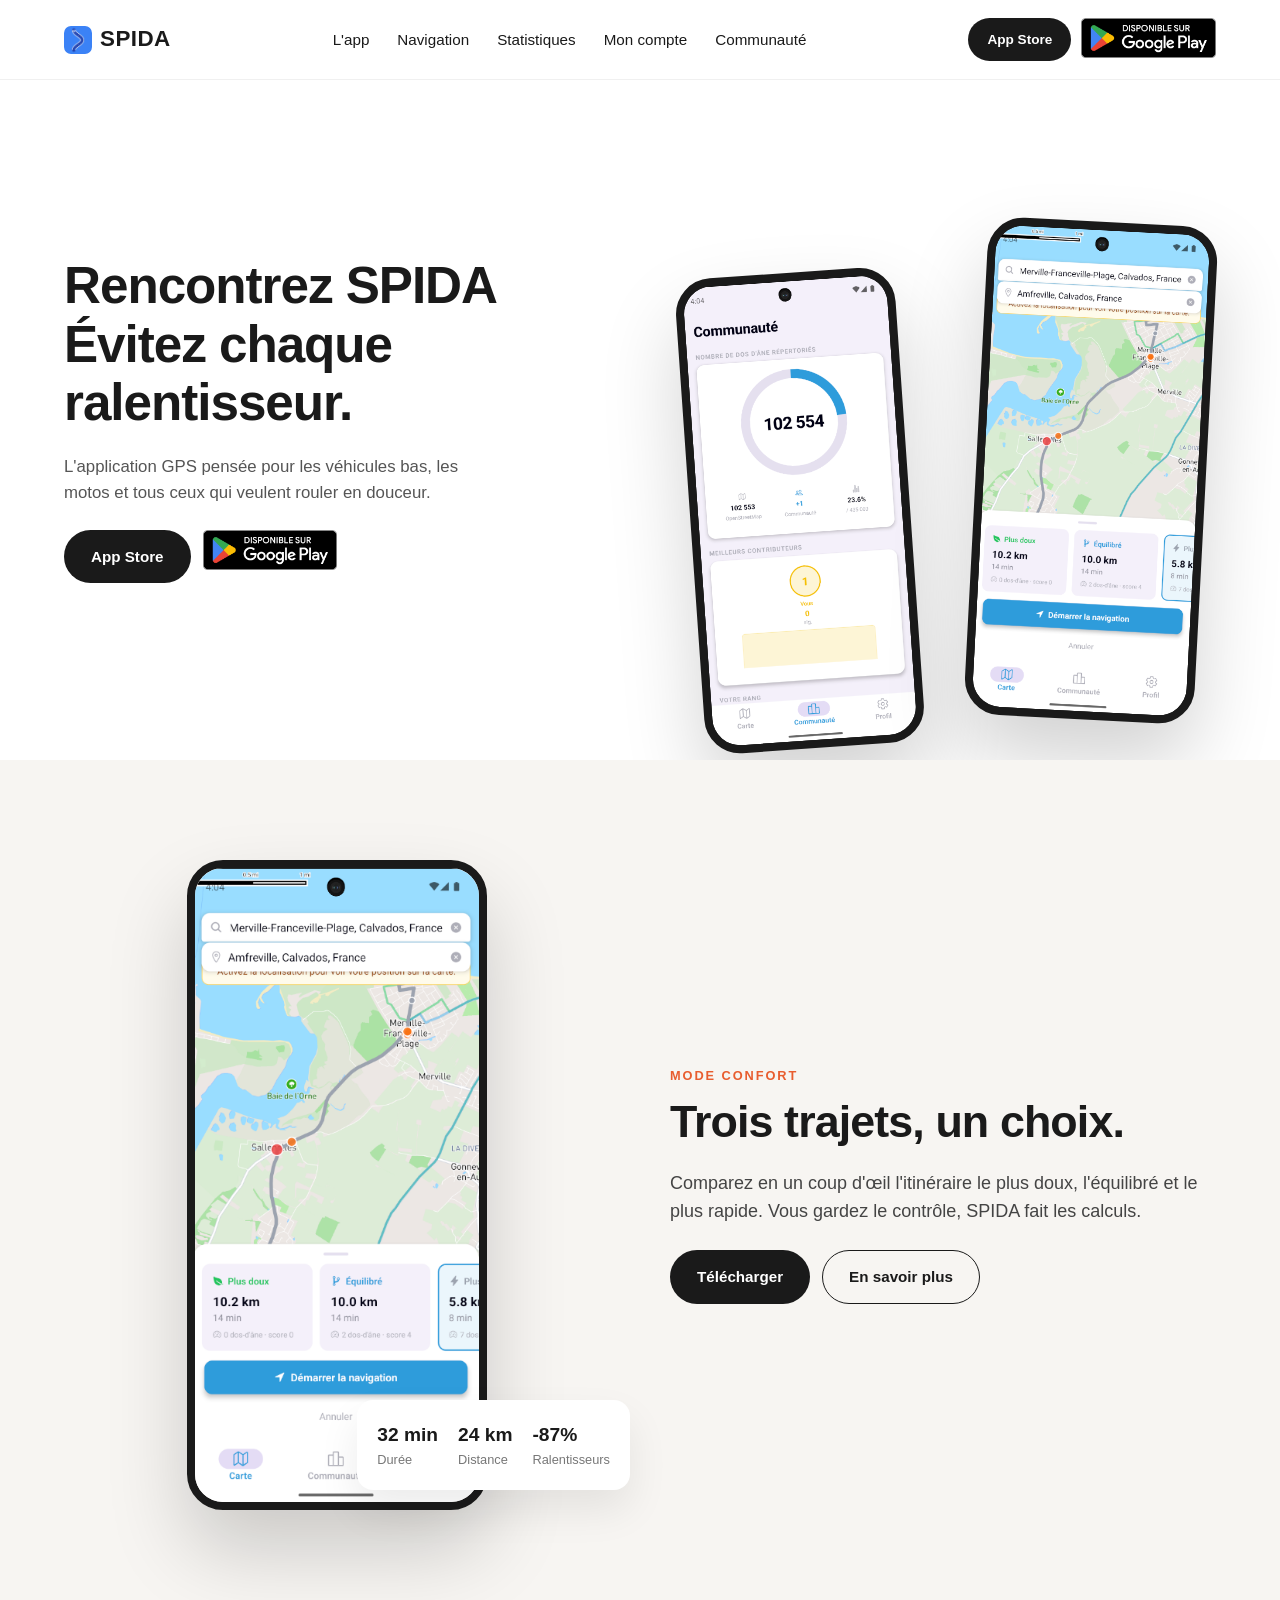
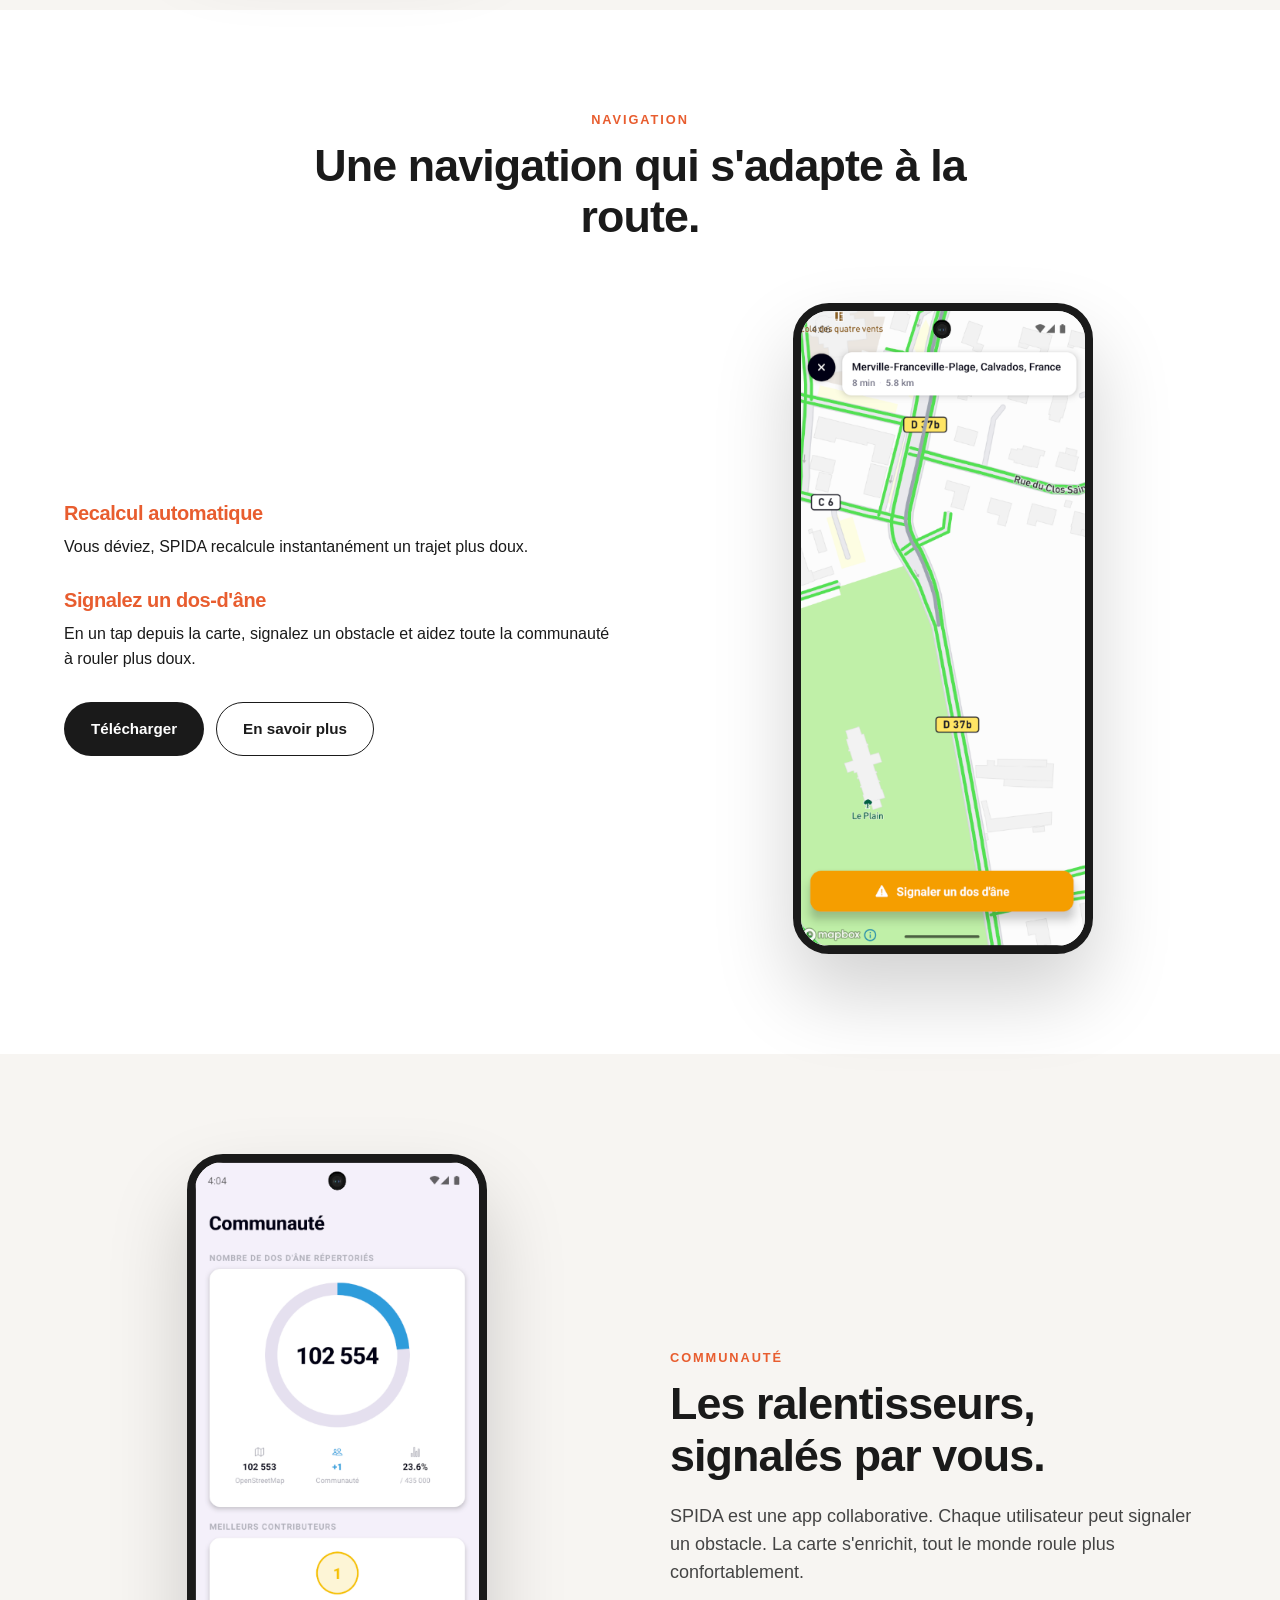
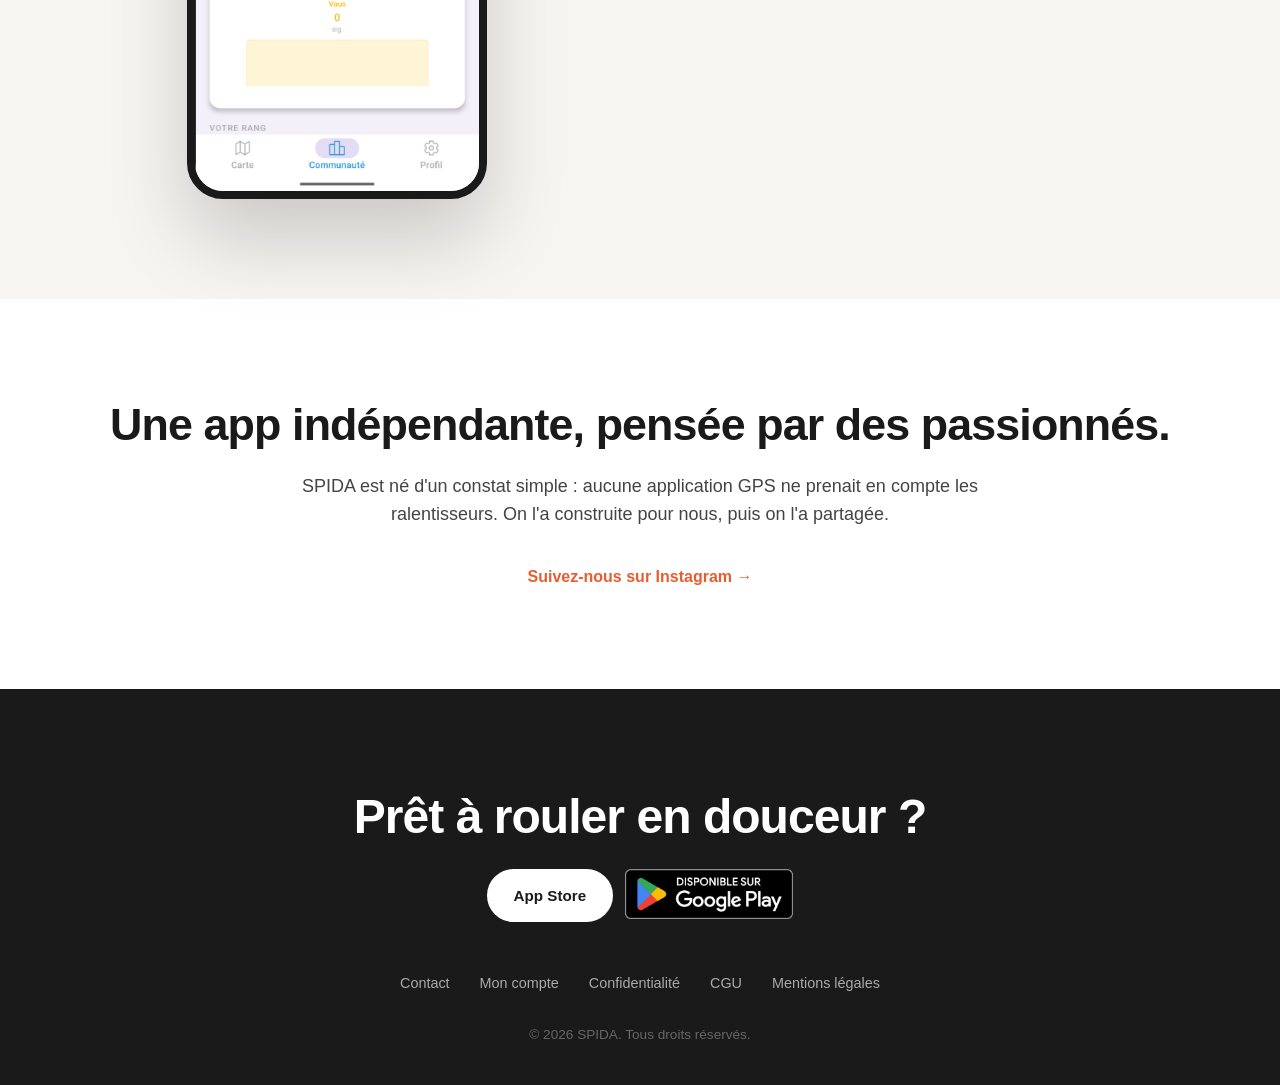
<file: index.html>
<!DOCTYPE html>
<html lang="fr">
<head>
  <meta charset="UTF-8" />
  <meta name="viewport" content="width=device-width, initial-scale=1.0" />
  <title>SPIDA — Évitez les ralentisseurs</title>
  <meta name="description" content="SPIDA, l'application GPS qui calcule des itinéraires évitant les ralentisseurs et dos-d'âne. Pensée pour les véhicules bas." />
  <link rel="stylesheet" href="styles.css" />
  <link rel="icon" type="image/png" href="favicon.png" />
  <link rel="apple-touch-icon" href="favicon.png" />
</head>
<body>

  <!-- 1. HEADER / NAV -->
  <header class="site-header">
    <div class="container nav-inner">
      <a href="#" class="logo"><img src="favicon.png" alt="" width="28" height="28" />SPIDA</a>
      <nav class="nav-links">
        <a href="#adventure">L'app</a>
        <a href="#routing">Navigation</a>
        <a href="#stats">Statistiques</a>
        <a href="connexion.html">Mon compte</a>
        <a href="#community">Communauté</a>
      </nav>
      <div class="nav-actions">
        <a href="#" class="btn btn-store btn-sm">App Store</a>
        <a href="#" class="badge-store"><img src="images/playstore-get.png" alt="Disponible sur Google Play" /></a>
      </div>
    </div>
  </header>

  <!-- 2. HERO -->
  <section class="hero">
    <div class="container hero-inner">
      <div class="hero-text">
        <!-- SOCIAL PROOF (masqué temporairement — décommenter quand les avis seront disponibles)
        <div class="social-proof">
          <div class="avatar-stack">
            <div class="avatar"></div>
            <div class="avatar"></div>
            <div class="avatar"></div>
          </div>
          <span>Approuvé par des milliers d'utilisateurs avec <strong>⭐ 4,8</strong></span>
        </div>
        -->
        <h1 class="hero-title">Rencontrez SPIDA<br/>Évitez chaque<br/>ralentisseur.</h1>
        <p class="hero-subtitle">L'application GPS pensée pour les véhicules bas, les motos et tous ceux qui veulent rouler en douceur.</p>
        <div class="cta-group">
          <a href="#" class="btn btn-store">App Store</a>
          <a href="#" class="badge-store"><img src="images/playstore-get.png" alt="Disponible sur Google Play" /></a>
        </div>
      </div>
      <div class="hero-phones">
        <div class="phone-mockup phone-back">
          <img class="phone-screen" src="images/screenshot-community.png" alt="Communauté SPIDA" />
        </div>
        <div class="phone-mockup phone-front">
          <img class="phone-screen" src="images/screenshot-routes.png" alt="Choix d'itinéraire SPIDA" />
        </div>
      </div>
    </div>
  </section>

  <!-- 3. ADVENTURE / PRODUCT (masqué temporairement — décommenter quand prêt)
  <section id="adventure" class="section adventure">
    <div class="container grid-2">
      <div class="col-text">
        <p class="eyebrow">La route, sans les bosses</p>
        <h2>Un itinéraire intelligent, adapté à votre véhicule.</h2>
        <p class="lead">SPIDA calcule plusieurs trajets en temps réel, en contournant les ralentisseurs signalés. Choisissez entre le plus doux, le plus équilibré ou le plus rapide.</p>
        <div class="cta-group">
          <a href="#" class="btn btn-primary">Télécharger</a>
          <a href="#" class="btn btn-ghost">En savoir plus</a>
        </div>
      </div>
      <div class="col-media">
        <div class="media-placeholder media-landscape" aria-label="Aperçu application"></div>
      </div>
    </div>
  </section>
  -->

  <!-- 4. LOOP / MODE -->
  <section class="section loop alt-bg">
    <div class="container grid-2 reverse">
      <div class="col-media">
        <img src="images/screenshot-routes.png" alt="Trois trajets SPIDA" class="screenshot-phone" />
        <div class="stats-card">
          <div class="stat"><span class="stat-value">32 min</span><span class="stat-label">Durée</span></div>
          <div class="stat"><span class="stat-value">24 km</span><span class="stat-label">Distance</span></div>
          <div class="stat"><span class="stat-value">-87%</span><span class="stat-label">Ralentisseurs</span></div>
        </div>
      </div>
      <div class="col-text">
        <p class="eyebrow">Mode Confort</p>
        <h2>Trois trajets, un choix.</h2>
        <p class="lead">Comparez en un coup d'œil l'itinéraire le plus doux, l'équilibré et le plus rapide. Vous gardez le contrôle, SPIDA fait les calculs.</p>
        <div class="cta-group">
          <a href="#" class="btn btn-primary">Télécharger</a>
          <a href="#" class="btn btn-ghost">En savoir plus</a>
        </div>
      </div>
    </div>
  </section>

  <!-- 5. ROUTING / NAVIGATION -->
  <section id="routing" class="section routing">
    <div class="container">
      <header class="section-head">
        <p class="eyebrow">Navigation</p>
        <h2>Une navigation qui s'adapte à la route.</h2>
      </header>
      <div class="grid-2">
        <div class="col-text">
          <div class="feature">
            <h3>Recalcul automatique</h3>
            <p>Vous déviez, SPIDA recalcule instantanément un trajet plus doux.</p>
          </div>
          <div class="feature">
            <h3>Signalez un dos-d'âne</h3>
            <p>En un tap depuis la carte, signalez un obstacle et aidez toute la communauté à rouler plus doux.</p>
          </div>
          <div class="cta-group">
            <a href="#" class="btn btn-primary">Télécharger</a>
            <a href="#" class="btn btn-ghost">En savoir plus</a>
          </div>
        </div>
        <div class="col-media">
          <img src="images/screenshot-navigation.png" alt="Signaler un dos-d'âne" class="screenshot-phone" />
        </div>
      </div>
    </div>
  </section>

  <!-- 6. STATS / DASHBOARD — masquée, fonctionnalité à venir -->
  <!--
  <section id="stats" class="section stats alt-bg">
    <div class="container">
      <header class="section-head">
        <p class="eyebrow">Données de trajet</p>
        <h2>Chaque trajet, mesuré.</h2>
        <p class="lead">Retrouvez après chaque parcours les chiffres qui comptent : distance, durée, dénivelé et nombre de ralentisseurs évités.</p>
      </header>
      <div class="dashboard">
        <div class="metric"><span class="metric-value">24 km</span><span class="metric-label">Distance</span></div>
        <div class="metric"><span class="metric-value">32 min</span><span class="metric-label">Durée</span></div>
        <div class="metric"><span class="metric-value">142 m</span><span class="metric-label">Dénivelé</span></div>
        <div class="metric"><span class="metric-value">18</span><span class="metric-label">Ralentisseurs évités</span></div>
      </div>
      <div class="grid-2">
        <div class="chart-placeholder" aria-label="Profil d'élévation"></div>
        <div class="chart-placeholder" aria-label="Types de routes"></div>
      </div>
    </div>
  </section>
  -->

  <!-- 7. COMMUNITY -->
  <section id="community" class="section community alt-bg">
    <div class="container grid-2">
      <div class="col-media">
        <img src="images/screenshot-community.png" alt="Écran communauté SPIDA — 102 554 dos-d'âne référencés" class="screenshot-phone" />
      </div>
      <div class="col-text">
        <p class="eyebrow">Communauté</p>
        <h2>Les ralentisseurs, signalés par vous.</h2>
        <p class="lead">SPIDA est une app collaborative. Chaque utilisateur peut signaler un obstacle. La carte s'enrichit, tout le monde roule plus confortablement.</p>
      </div>
    </div>
  </section>

  <!-- 8. TESTIMONIALS (masqué temporairement — décommenter quand les avis seront disponibles)
  <section class="section testimonials alt-bg">
    <div class="container">
      <header class="section-head">
        <p class="eyebrow">★ 4,8 / 5</p>
        <h2>Ils roulent déjà avec SPIDA.</h2>
      </header>
      <div class="grid-3">
        <blockquote>
          <p>« Fini les détours au hasard, je sais enfin par où passer avec ma voiture abaissée. »</p>
          <cite>— Thomas</cite>
        </blockquote>
        <blockquote>
          <p>« En scooter 125, ça change tout. Le trajet doux est vraiment plus confortable. »</p>
          <cite>— Léa</cite>
        </blockquote>
        <blockquote>
          <p>« Je l'utilise tous les jours pour aller bosser, je suis accro. »</p>
          <cite>— Karim</cite>
        </blockquote>
      </div>
      <p class="source">Avis publiés sur l'App Store et Google Play</p>
    </div>
  </section>
  -->

  <!-- 9. ABOUT -->
  <section class="section about">
    <div class="container">
      <h2>Une app indépendante, pensée par des passionnés.</h2>
      <p class="lead">SPIDA est né d'un constat simple : aucune application GPS ne prenait en compte les ralentisseurs. On l'a construite pour nous, puis on l'a partagée.</p>
      <a href="#" class="social-link">Suivez-nous sur Instagram →</a>
    </div>
  </section>

  <!-- 10. FOOTER -->
  <footer class="site-footer">
    <div class="container">
      <h2 class="footer-title">Prêt à rouler en douceur ?</h2>
      <div class="cta-group">
        <a href="#" class="btn btn-store">App Store</a>
        <a href="#" class="badge-store"><img src="images/playstore-get.png" alt="Disponible sur Google Play" /></a>
      </div>
      <nav class="footer-links">
        <a href="mailto:contact@spida.app">Contact</a>
        <a href="connexion.html">Mon compte</a>
        <a href="confidentialite.html">Confidentialité</a>
        <a href="cgu.html">CGU</a>
        <a href="mentions-legales.html">Mentions légales</a>
      </nav>
      <p class="copyright">© 2026 SPIDA. Tous droits réservés.</p>
    </div>
  </footer>

</body>
</html>
</file>
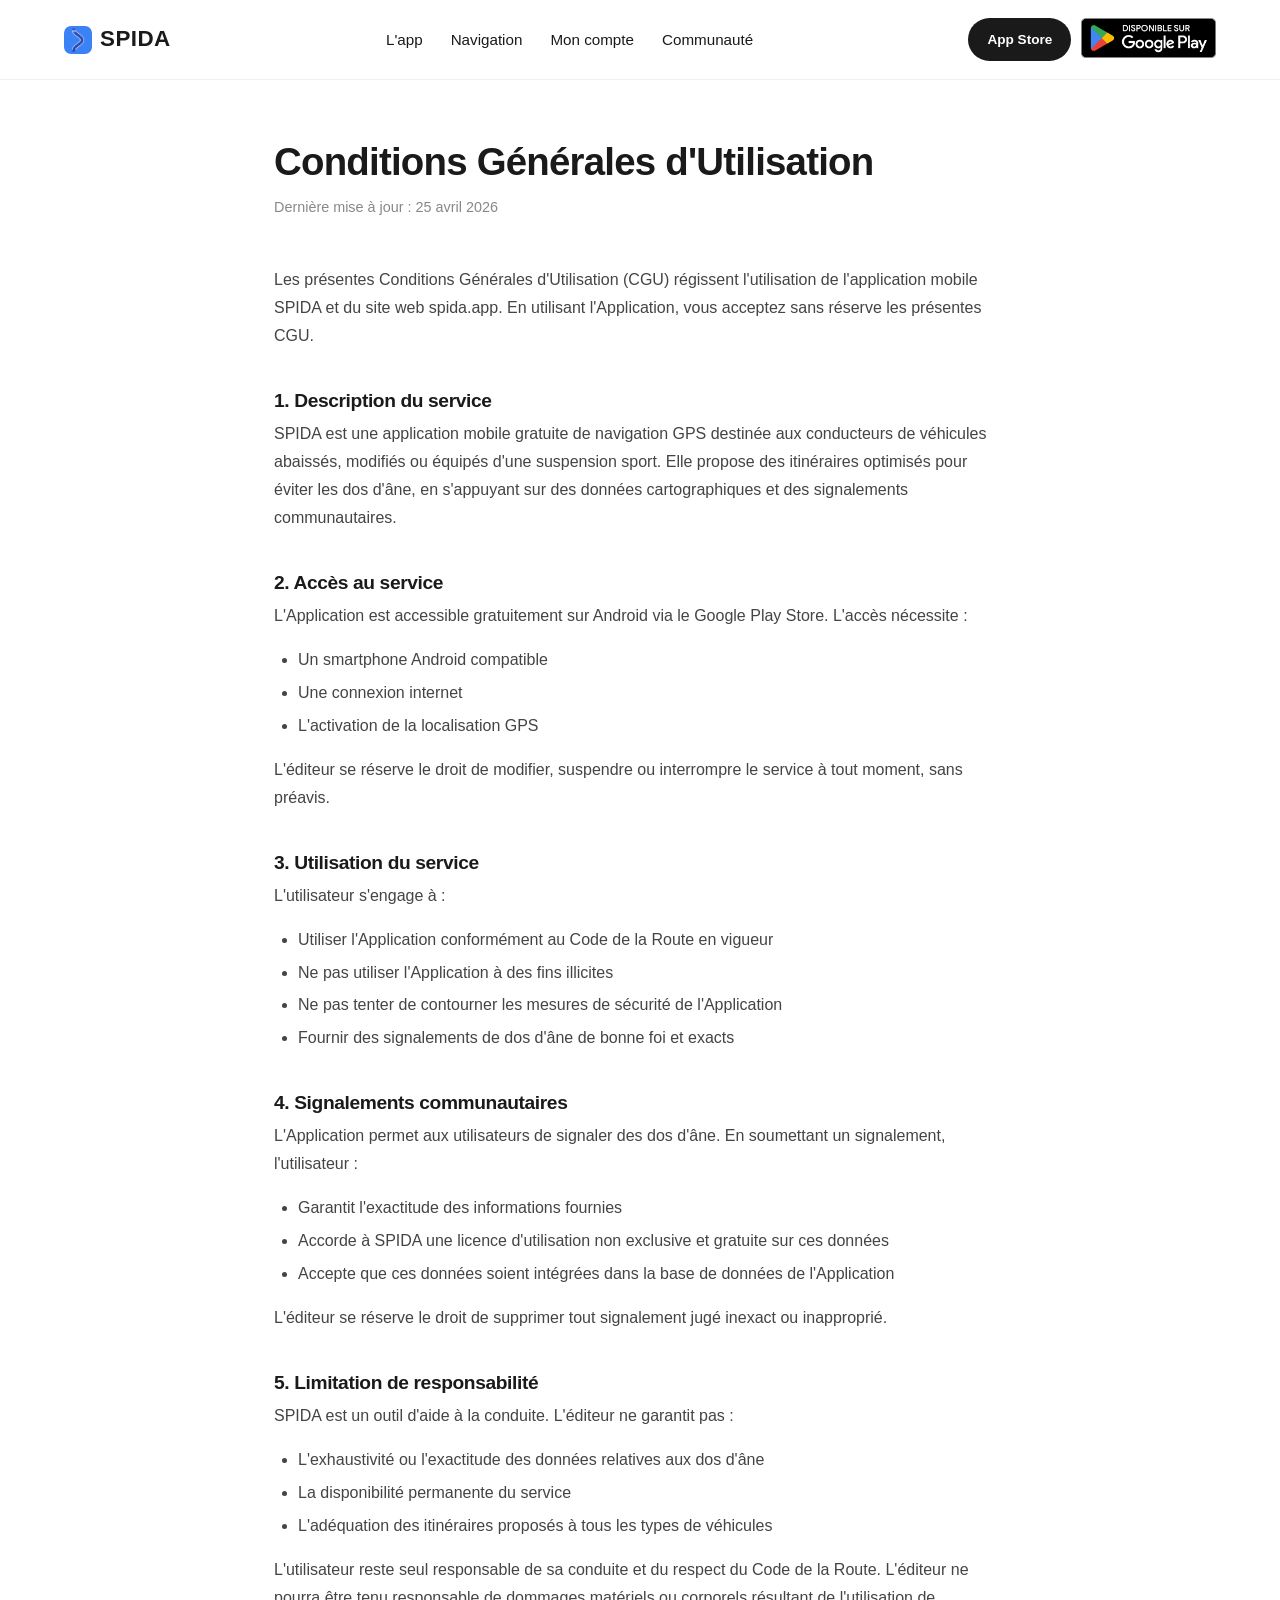
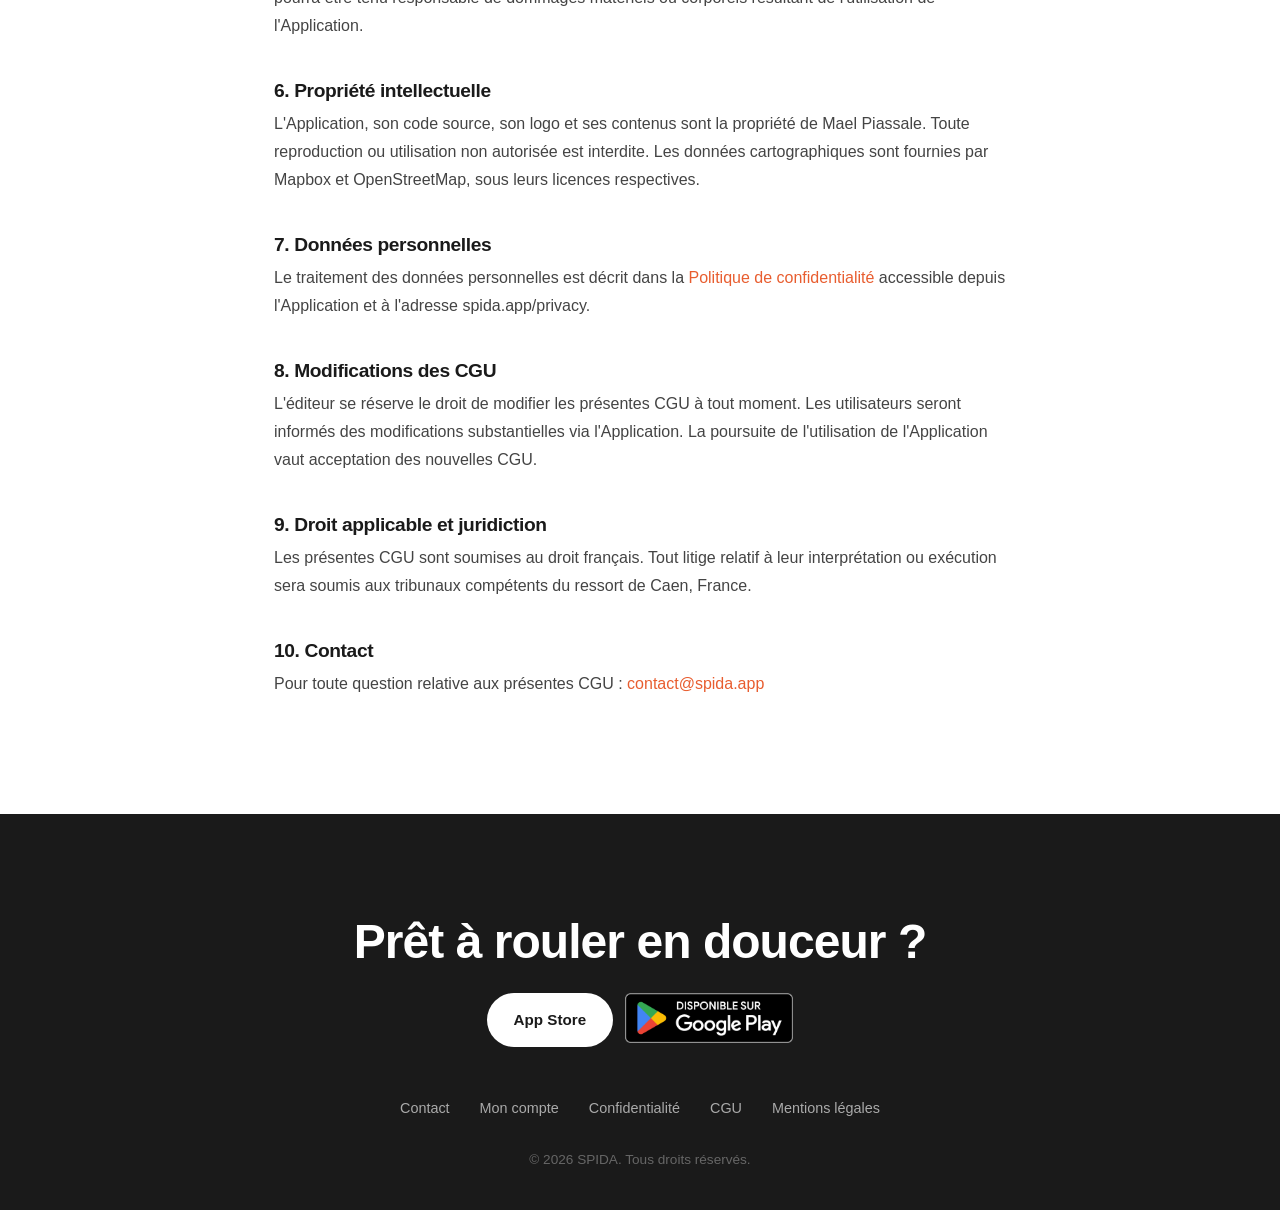
<file: cgu.html>
<!DOCTYPE html>
<html lang="fr">
<head>
  <meta charset="UTF-8" />
  <meta name="viewport" content="width=device-width, initial-scale=1.0" />
  <title>CGU — SPIDA</title>
  <link rel="stylesheet" href="styles.css" />
  <link rel="icon" type="image/png" href="favicon.png" />
  <link rel="apple-touch-icon" href="favicon.png" />
  <style>
    .legal-content { max-width: 780px; margin: 0 auto; padding: 60px 24px 100px; }
    .legal-content h1 { font-size: clamp(1.8rem, 3vw, 2.4rem); margin-bottom: .3em; }
    .legal-content .date { color: #888; font-size: .9rem; margin-bottom: 3rem; display: block; }
    .legal-content h2 { font-size: 1.2rem; margin-top: 2.5rem; margin-bottom: .5rem; color: #1a1a1a; }
    .legal-content p, .legal-content li { font-size: 1rem; color: #444; line-height: 1.75; }
    .legal-content ul { padding-left: 1.5rem; margin: .5rem 0 1rem; }
    .legal-content li { margin-bottom: .3rem; }
    .legal-content a { color: #e85d2f; }
  </style>
</head>
<body>

  <header class="site-header">
    <div class="container nav-inner">
      <a href="index.html" class="logo"><img src="favicon.png" alt="" width="28" height="28" />SPIDA</a>
      <nav class="nav-links">
        <a href="index.html#adventure">L'app</a>
        <a href="index.html#routing">Navigation</a>
        <a href="connexion.html">Mon compte</a>
        <a href="index.html#community">Communauté</a>
      </nav>
      <div class="nav-actions">
        <a href="#" class="btn btn-store btn-sm">App Store</a>
        <a href="#" class="badge-store"><img src="images/playstore-get.png" alt="Disponible sur Google Play" /></a>
      </div>
    </div>
  </header>

  <main class="legal-content">
    <h1>Conditions Générales d'Utilisation</h1>
    <span class="date">Dernière mise à jour : 25 avril 2026</span>

    <p>Les présentes Conditions Générales d'Utilisation (CGU) régissent l'utilisation de l'application mobile SPIDA et du site web spida.app. En utilisant l'Application, vous acceptez sans réserve les présentes CGU.</p>

    <h2>1. Description du service</h2>
    <p>SPIDA est une application mobile gratuite de navigation GPS destinée aux conducteurs de véhicules abaissés, modifiés ou équipés d'une suspension sport. Elle propose des itinéraires optimisés pour éviter les dos d'âne, en s'appuyant sur des données cartographiques et des signalements communautaires.</p>

    <h2>2. Accès au service</h2>
    <p>L'Application est accessible gratuitement sur Android via le Google Play Store. L'accès nécessite :</p>
    <ul>
      <li>Un smartphone Android compatible</li>
      <li>Une connexion internet</li>
      <li>L'activation de la localisation GPS</li>
    </ul>
    <p>L'éditeur se réserve le droit de modifier, suspendre ou interrompre le service à tout moment, sans préavis.</p>

    <h2>3. Utilisation du service</h2>
    <p>L'utilisateur s'engage à :</p>
    <ul>
      <li>Utiliser l'Application conformément au Code de la Route en vigueur</li>
      <li>Ne pas utiliser l'Application à des fins illicites</li>
      <li>Ne pas tenter de contourner les mesures de sécurité de l'Application</li>
      <li>Fournir des signalements de dos d'âne de bonne foi et exacts</li>
    </ul>

    <h2>4. Signalements communautaires</h2>
    <p>L'Application permet aux utilisateurs de signaler des dos d'âne. En soumettant un signalement, l'utilisateur :</p>
    <ul>
      <li>Garantit l'exactitude des informations fournies</li>
      <li>Accorde à SPIDA une licence d'utilisation non exclusive et gratuite sur ces données</li>
      <li>Accepte que ces données soient intégrées dans la base de données de l'Application</li>
    </ul>
    <p>L'éditeur se réserve le droit de supprimer tout signalement jugé inexact ou inapproprié.</p>

    <h2>5. Limitation de responsabilité</h2>
    <p>SPIDA est un outil d'aide à la conduite. L'éditeur ne garantit pas :</p>
    <ul>
      <li>L'exhaustivité ou l'exactitude des données relatives aux dos d'âne</li>
      <li>La disponibilité permanente du service</li>
      <li>L'adéquation des itinéraires proposés à tous les types de véhicules</li>
    </ul>
    <p>L'utilisateur reste seul responsable de sa conduite et du respect du Code de la Route. L'éditeur ne pourra être tenu responsable de dommages matériels ou corporels résultant de l'utilisation de l'Application.</p>

    <h2>6. Propriété intellectuelle</h2>
    <p>L'Application, son code source, son logo et ses contenus sont la propriété de Mael Piassale. Toute reproduction ou utilisation non autorisée est interdite. Les données cartographiques sont fournies par Mapbox et OpenStreetMap, sous leurs licences respectives.</p>

    <h2>7. Données personnelles</h2>
    <p>Le traitement des données personnelles est décrit dans la <a href="confidentialite.html">Politique de confidentialité</a> accessible depuis l'Application et à l'adresse spida.app/privacy.</p>

    <h2>8. Modifications des CGU</h2>
    <p>L'éditeur se réserve le droit de modifier les présentes CGU à tout moment. Les utilisateurs seront informés des modifications substantielles via l'Application. La poursuite de l'utilisation de l'Application vaut acceptation des nouvelles CGU.</p>

    <h2>9. Droit applicable et juridiction</h2>
    <p>Les présentes CGU sont soumises au droit français. Tout litige relatif à leur interprétation ou exécution sera soumis aux tribunaux compétents du ressort de Caen, France.</p>

    <h2>10. Contact</h2>
    <p>Pour toute question relative aux présentes CGU : <a href="mailto:contact@spida.app">contact@spida.app</a></p>
  </main>

  <footer class="site-footer">
    <div class="container">
      <h2 class="footer-title">Prêt à rouler en douceur ?</h2>
      <div class="cta-group">
        <a href="#" class="btn btn-store">App Store</a>
        <a href="#" class="badge-store"><img src="images/playstore-get.png" alt="Disponible sur Google Play" /></a>
      </div>
      <nav class="footer-links">
        <a href="mailto:contact@spida.app">Contact</a>
        <a href="connexion.html">Mon compte</a>
        <a href="confidentialite.html">Confidentialité</a>
        <a href="cgu.html">CGU</a>
        <a href="mentions-legales.html">Mentions légales</a>
      </nav>
      <p class="copyright">© 2026 SPIDA. Tous droits réservés.</p>
    </div>
  </footer>

</body>
</html>
</file>
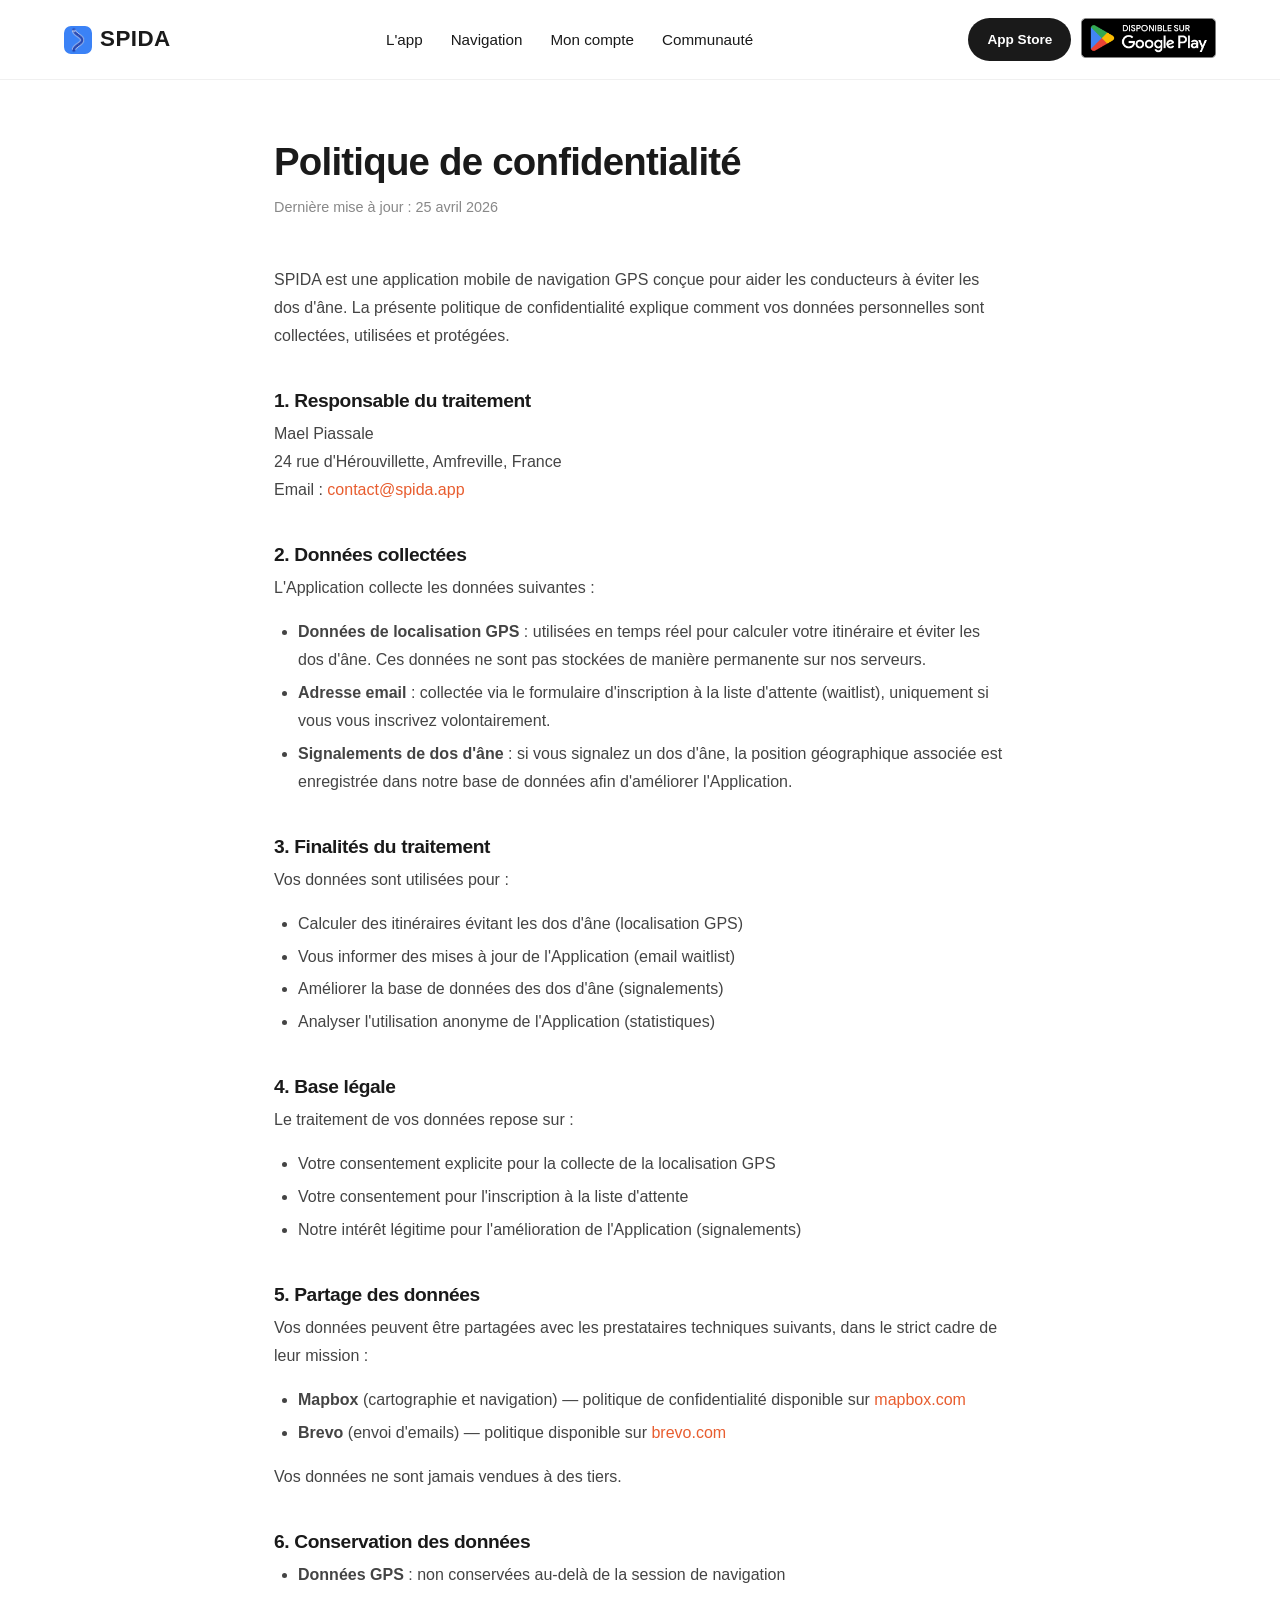
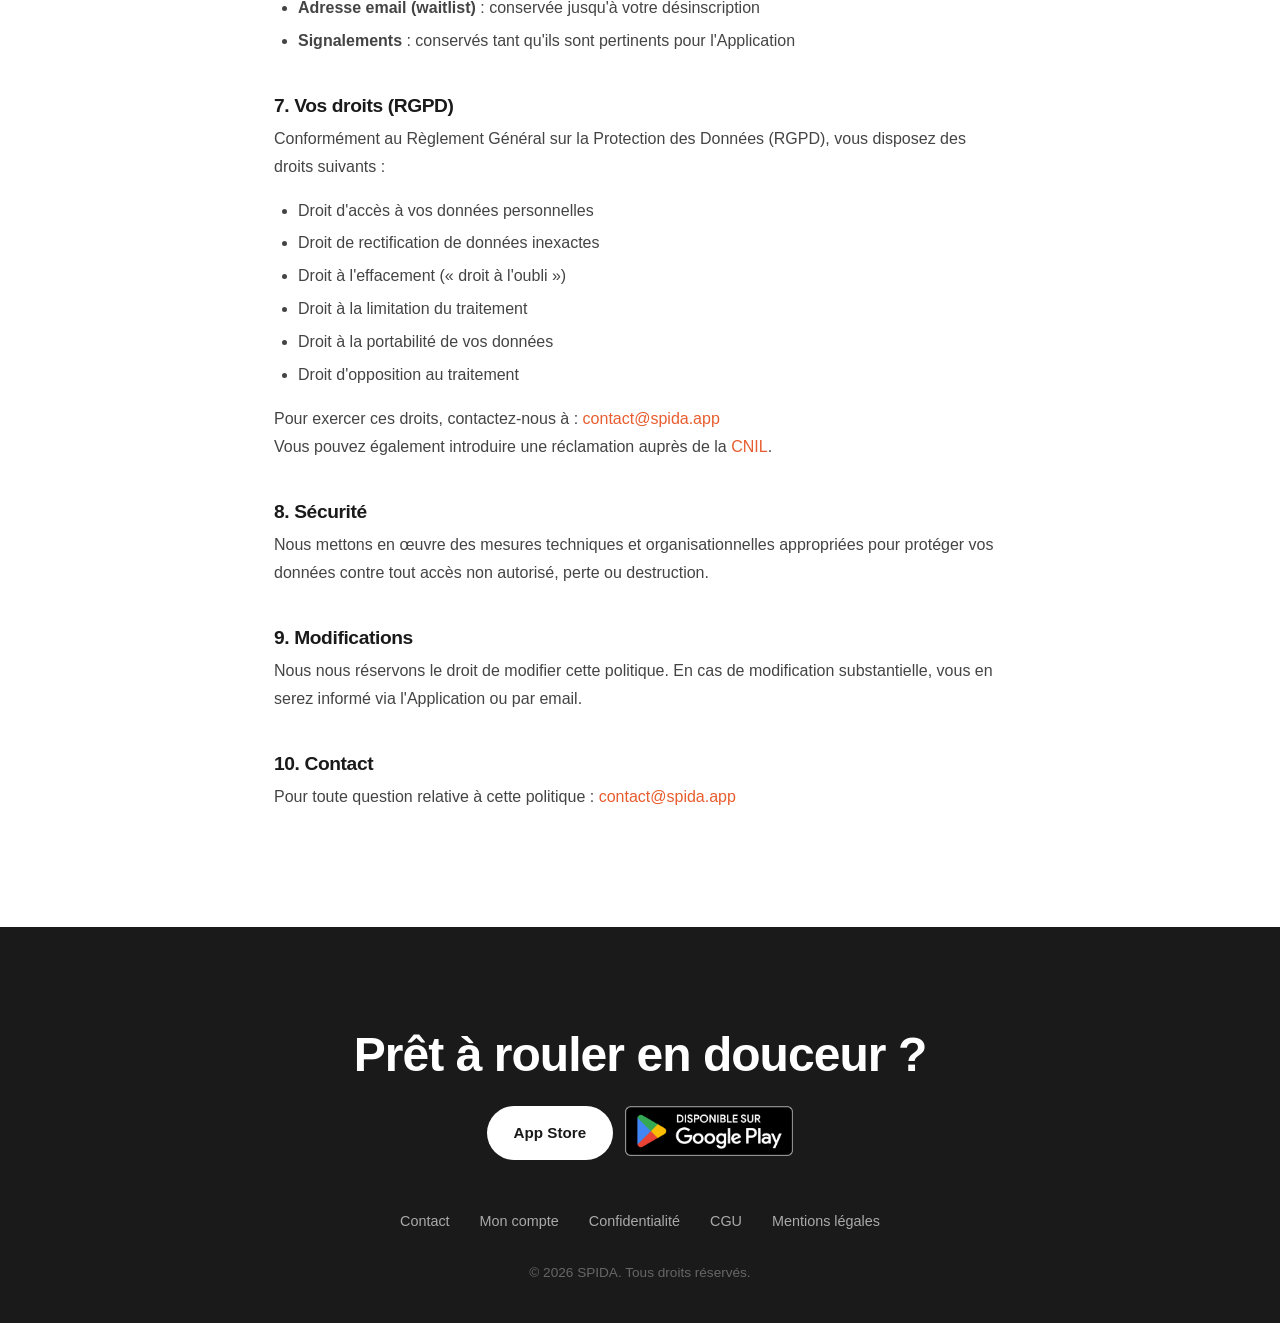
<file: confidentialite.html>
<!DOCTYPE html>
<html lang="fr">
<head>
  <meta charset="UTF-8" />
  <meta name="viewport" content="width=device-width, initial-scale=1.0" />
  <title>Politique de confidentialité — SPIDA</title>
  <link rel="stylesheet" href="styles.css" />
  <link rel="icon" type="image/png" href="favicon.png" />
  <link rel="apple-touch-icon" href="favicon.png" />
  <style>
    .legal-content { max-width: 780px; margin: 0 auto; padding: 60px 24px 100px; }
    .legal-content h1 { font-size: clamp(1.8rem, 3vw, 2.4rem); margin-bottom: .3em; }
    .legal-content .date { color: #888; font-size: .9rem; margin-bottom: 3rem; display: block; }
    .legal-content h2 { font-size: 1.2rem; margin-top: 2.5rem; margin-bottom: .5rem; color: #1a1a1a; }
    .legal-content p, .legal-content li { font-size: 1rem; color: #444; line-height: 1.75; }
    .legal-content ul { padding-left: 1.5rem; margin: .5rem 0 1rem; }
    .legal-content li { margin-bottom: .3rem; }
    .legal-content a { color: #e85d2f; }
  </style>
</head>
<body>

  <header class="site-header">
    <div class="container nav-inner">
      <a href="index.html" class="logo"><img src="favicon.png" alt="" width="28" height="28" />SPIDA</a>
      <nav class="nav-links">
        <a href="index.html#adventure">L'app</a>
        <a href="index.html#routing">Navigation</a>
        <a href="connexion.html">Mon compte</a>
        <a href="index.html#community">Communauté</a>
      </nav>
      <div class="nav-actions">
        <a href="#" class="btn btn-store btn-sm">App Store</a>
        <a href="#" class="badge-store"><img src="images/playstore-get.png" alt="Disponible sur Google Play" /></a>
      </div>
    </div>
  </header>

  <main class="legal-content">
    <h1>Politique de confidentialité</h1>
    <span class="date">Dernière mise à jour : 25 avril 2026</span>

    <p>SPIDA est une application mobile de navigation GPS conçue pour aider les conducteurs à éviter les dos d'âne. La présente politique de confidentialité explique comment vos données personnelles sont collectées, utilisées et protégées.</p>

    <h2>1. Responsable du traitement</h2>
    <p>Mael Piassale<br/>
    24 rue d'Hérouvillette, Amfreville, France<br/>
    Email : <a href="mailto:contact@spida.app">contact@spida.app</a></p>

    <h2>2. Données collectées</h2>
    <p>L'Application collecte les données suivantes :</p>
    <ul>
      <li><strong>Données de localisation GPS</strong> : utilisées en temps réel pour calculer votre itinéraire et éviter les dos d'âne. Ces données ne sont pas stockées de manière permanente sur nos serveurs.</li>
      <li><strong>Adresse email</strong> : collectée via le formulaire d'inscription à la liste d'attente (waitlist), uniquement si vous vous inscrivez volontairement.</li>
      <li><strong>Signalements de dos d'âne</strong> : si vous signalez un dos d'âne, la position géographique associée est enregistrée dans notre base de données afin d'améliorer l'Application.</li>
    </ul>

    <h2>3. Finalités du traitement</h2>
    <p>Vos données sont utilisées pour :</p>
    <ul>
      <li>Calculer des itinéraires évitant les dos d'âne (localisation GPS)</li>
      <li>Vous informer des mises à jour de l'Application (email waitlist)</li>
      <li>Améliorer la base de données des dos d'âne (signalements)</li>
      <li>Analyser l'utilisation anonyme de l'Application (statistiques)</li>
    </ul>

    <h2>4. Base légale</h2>
    <p>Le traitement de vos données repose sur :</p>
    <ul>
      <li>Votre consentement explicite pour la collecte de la localisation GPS</li>
      <li>Votre consentement pour l'inscription à la liste d'attente</li>
      <li>Notre intérêt légitime pour l'amélioration de l'Application (signalements)</li>
    </ul>

    <h2>5. Partage des données</h2>
    <p>Vos données peuvent être partagées avec les prestataires techniques suivants, dans le strict cadre de leur mission :</p>
    <ul>
      <li><strong>Mapbox</strong> (cartographie et navigation) — politique de confidentialité disponible sur <a href="https://www.mapbox.com/privacy" target="_blank">mapbox.com</a></li>
      <li><strong>Brevo</strong> (envoi d'emails) — politique disponible sur <a href="https://www.brevo.com/fr/legal/privacypolicy/" target="_blank">brevo.com</a></li>
    </ul>
    <p>Vos données ne sont jamais vendues à des tiers.</p>

    <h2>6. Conservation des données</h2>
    <ul>
      <li><strong>Données GPS</strong> : non conservées au-delà de la session de navigation</li>
      <li><strong>Adresse email (waitlist)</strong> : conservée jusqu'à votre désinscription</li>
      <li><strong>Signalements</strong> : conservés tant qu'ils sont pertinents pour l'Application</li>
    </ul>

    <h2>7. Vos droits (RGPD)</h2>
    <p>Conformément au Règlement Général sur la Protection des Données (RGPD), vous disposez des droits suivants :</p>
    <ul>
      <li>Droit d'accès à vos données personnelles</li>
      <li>Droit de rectification de données inexactes</li>
      <li>Droit à l'effacement (« droit à l'oubli »)</li>
      <li>Droit à la limitation du traitement</li>
      <li>Droit à la portabilité de vos données</li>
      <li>Droit d'opposition au traitement</li>
    </ul>
    <p>Pour exercer ces droits, contactez-nous à : <a href="mailto:contact@spida.app">contact@spida.app</a><br/>
    Vous pouvez également introduire une réclamation auprès de la <a href="https://www.cnil.fr" target="_blank">CNIL</a>.</p>

    <h2>8. Sécurité</h2>
    <p>Nous mettons en œuvre des mesures techniques et organisationnelles appropriées pour protéger vos données contre tout accès non autorisé, perte ou destruction.</p>

    <h2>9. Modifications</h2>
    <p>Nous nous réservons le droit de modifier cette politique. En cas de modification substantielle, vous en serez informé via l'Application ou par email.</p>

    <h2>10. Contact</h2>
    <p>Pour toute question relative à cette politique : <a href="mailto:contact@spida.app">contact@spida.app</a></p>
  </main>

  <footer class="site-footer">
    <div class="container">
      <h2 class="footer-title">Prêt à rouler en douceur ?</h2>
      <div class="cta-group">
        <a href="#" class="btn btn-store">App Store</a>
        <a href="#" class="badge-store"><img src="images/playstore-get.png" alt="Disponible sur Google Play" /></a>
      </div>
      <nav class="footer-links">
        <a href="mailto:contact@spida.app">Contact</a>
        <a href="connexion.html">Mon compte</a>
        <a href="confidentialite.html">Confidentialité</a>
        <a href="cgu.html">CGU</a>
        <a href="mentions-legales.html">Mentions légales</a>
      </nav>
      <p class="copyright">© 2026 SPIDA. Tous droits réservés.</p>
    </div>
  </footer>

</body>
</html>
</file>
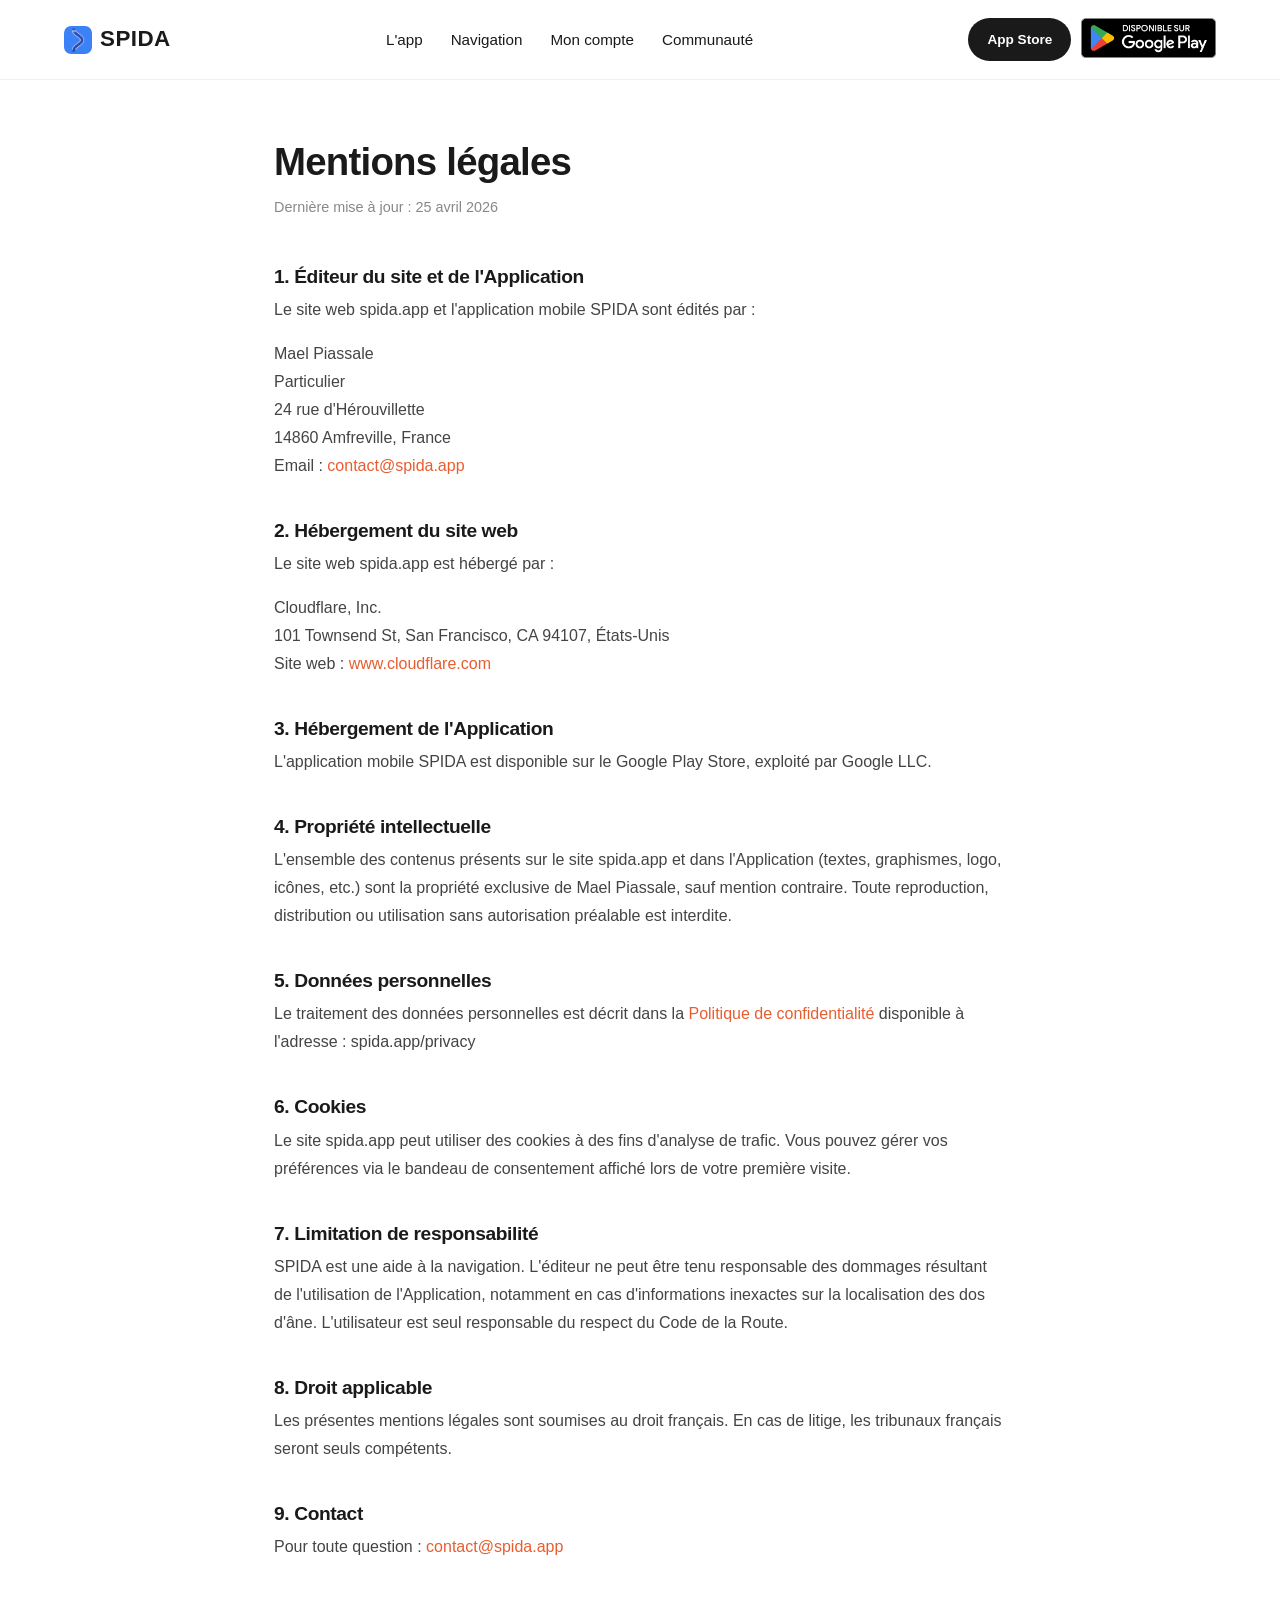
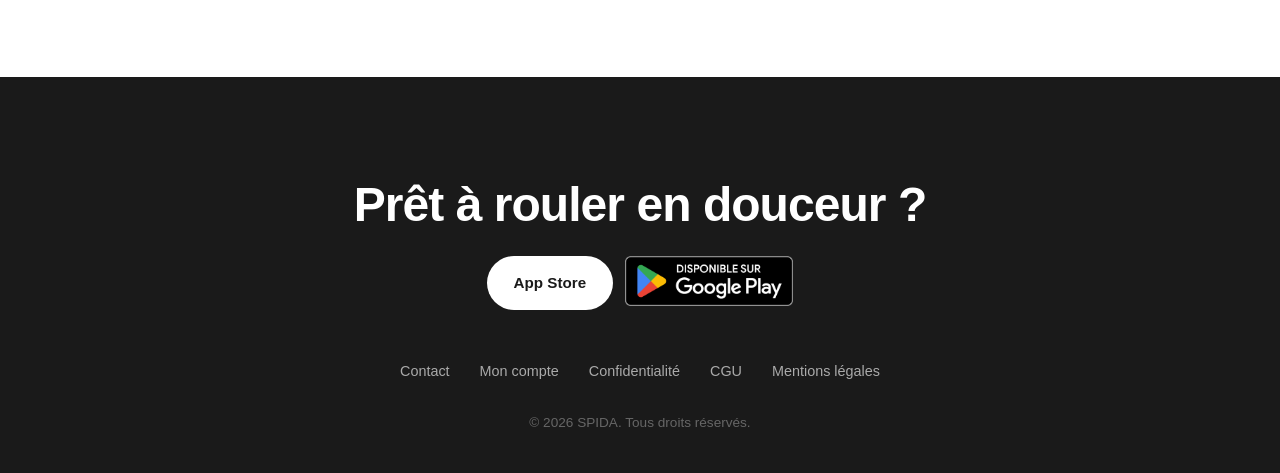
<file: mentions-legales.html>
<!DOCTYPE html>
<html lang="fr">
<head>
  <meta charset="UTF-8" />
  <meta name="viewport" content="width=device-width, initial-scale=1.0" />
  <title>Mentions légales — SPIDA</title>
  <link rel="stylesheet" href="styles.css" />
  <link rel="icon" type="image/png" href="favicon.png" />
  <link rel="apple-touch-icon" href="favicon.png" />
  <style>
    .legal-content { max-width: 780px; margin: 0 auto; padding: 60px 24px 100px; }
    .legal-content h1 { font-size: clamp(1.8rem, 3vw, 2.4rem); margin-bottom: .3em; }
    .legal-content .date { color: #888; font-size: .9rem; margin-bottom: 3rem; display: block; }
    .legal-content h2 { font-size: 1.2rem; margin-top: 2.5rem; margin-bottom: .5rem; color: #1a1a1a; }
    .legal-content p, .legal-content li { font-size: 1rem; color: #444; line-height: 1.75; }
    .legal-content ul { padding-left: 1.5rem; margin: .5rem 0 1rem; }
    .legal-content li { margin-bottom: .3rem; }
    .legal-content a { color: #e85d2f; }
  </style>
</head>
<body>

  <header class="site-header">
    <div class="container nav-inner">
      <a href="index.html" class="logo"><img src="favicon.png" alt="" width="28" height="28" />SPIDA</a>
      <nav class="nav-links">
        <a href="index.html#adventure">L'app</a>
        <a href="index.html#routing">Navigation</a>
        <a href="connexion.html">Mon compte</a>
        <a href="index.html#community">Communauté</a>
      </nav>
      <div class="nav-actions">
        <a href="#" class="btn btn-store btn-sm">App Store</a>
        <a href="#" class="badge-store"><img src="images/playstore-get.png" alt="Disponible sur Google Play" /></a>
      </div>
    </div>
  </header>

  <main class="legal-content">
    <h1>Mentions légales</h1>
    <span class="date">Dernière mise à jour : 25 avril 2026</span>

    <h2>1. Éditeur du site et de l'Application</h2>
    <p>Le site web spida.app et l'application mobile SPIDA sont édités par :</p>
    <p>Mael Piassale<br/>
    Particulier<br/>
    24 rue d'Hérouvillette<br/>
    14860 Amfreville, France<br/>
    Email : <a href="mailto:contact@spida.app">contact@spida.app</a></p>

    <h2>2. Hébergement du site web</h2>
    <p>Le site web spida.app est hébergé par :</p>
    <p>Cloudflare, Inc.<br/>
    101 Townsend St, San Francisco, CA 94107, États-Unis<br/>
    Site web : <a href="https://www.cloudflare.com" target="_blank">www.cloudflare.com</a></p>

    <h2>3. Hébergement de l'Application</h2>
    <p>L'application mobile SPIDA est disponible sur le Google Play Store, exploité par Google LLC.</p>

    <h2>4. Propriété intellectuelle</h2>
    <p>L'ensemble des contenus présents sur le site spida.app et dans l'Application (textes, graphismes, logo, icônes, etc.) sont la propriété exclusive de Mael Piassale, sauf mention contraire. Toute reproduction, distribution ou utilisation sans autorisation préalable est interdite.</p>

    <h2>5. Données personnelles</h2>
    <p>Le traitement des données personnelles est décrit dans la <a href="confidentialite.html">Politique de confidentialité</a> disponible à l'adresse : spida.app/privacy</p>

    <h2>6. Cookies</h2>
    <p>Le site spida.app peut utiliser des cookies à des fins d'analyse de trafic. Vous pouvez gérer vos préférences via le bandeau de consentement affiché lors de votre première visite.</p>

    <h2>7. Limitation de responsabilité</h2>
    <p>SPIDA est une aide à la navigation. L'éditeur ne peut être tenu responsable des dommages résultant de l'utilisation de l'Application, notamment en cas d'informations inexactes sur la localisation des dos d'âne. L'utilisateur est seul responsable du respect du Code de la Route.</p>

    <h2>8. Droit applicable</h2>
    <p>Les présentes mentions légales sont soumises au droit français. En cas de litige, les tribunaux français seront seuls compétents.</p>

    <h2>9. Contact</h2>
    <p>Pour toute question : <a href="mailto:contact@spida.app">contact@spida.app</a></p>
  </main>

  <footer class="site-footer">
    <div class="container">
      <h2 class="footer-title">Prêt à rouler en douceur ?</h2>
      <div class="cta-group">
        <a href="#" class="btn btn-store">App Store</a>
        <a href="#" class="badge-store"><img src="images/playstore-get.png" alt="Disponible sur Google Play" /></a>
      </div>
      <nav class="footer-links">
        <a href="mailto:contact@spida.app">Contact</a>
        <a href="connexion.html">Mon compte</a>
        <a href="confidentialite.html">Confidentialité</a>
        <a href="cgu.html">CGU</a>
        <a href="mentions-legales.html">Mentions légales</a>
      </nav>
      <p class="copyright">© 2026 SPIDA. Tous droits réservés.</p>
    </div>
  </footer>

</body>
</html>
</file>
<file: styles.css>
/* ---------- Reset & base ---------- */
*, *::before, *::after { box-sizing: border-box; }
html { scroll-behavior: smooth; }
body {
  margin: 0;
  font-family: -apple-system, BlinkMacSystemFont, "Segoe UI", Roboto, Inter, sans-serif;
  color: #1a1a1a;
  background: #ffffff;
  line-height: 1.55;
  -webkit-font-smoothing: antialiased;
}
img { max-width: 100%; display: block; }
a { color: inherit; text-decoration: none; }

.container { max-width: 1200px; margin: 0 auto; padding: 0 24px; }

/* ---------- Typography ---------- */
h1, h2, h3 { margin: 0 0 .5em; line-height: 1.15; letter-spacing: -0.02em; }
h1 { font-size: clamp(2.2rem, 5vw, 4rem); font-weight: 800; }
h2 { font-size: clamp(1.8rem, 3.5vw, 2.8rem); font-weight: 700; }
h3 { font-size: 1.25rem; font-weight: 600; }
p { margin: 0 0 1em; }
.lead { font-size: 1.125rem; color: #444; }
.eyebrow {
  text-transform: uppercase;
  letter-spacing: .15em;
  font-size: .8rem;
  font-weight: 600;
  color: #e85d2f;
  margin: 0 0 .8em;
}

/* ---------- Buttons ---------- */
.btn {
  display: inline-block;
  padding: 14px 26px;
  border-radius: 999px;
  font-weight: 600;
  font-size: .95rem;
  transition: transform .15s ease, background .2s ease;
  border: 1px solid transparent;
}
.btn:hover { transform: translateY(-2px); }
.btn-primary { background: #1a1a1a; color: #fff; }
.btn-primary:hover { background: #e85d2f; }
.btn-store { background: #1a1a1a; color: #fff; }
.btn-ghost { background: transparent; border-color: #1a1a1a; color: #1a1a1a; }
.cta-group { display: flex; flex-wrap: wrap; gap: 12px; margin-top: 1.5rem; }

/* ---------- Header ---------- */
.site-header {
  padding: 18px 0;
  border-bottom: 1px solid #f0f0f0;
  position: sticky;
  top: 0;
  background: #fff;
  z-index: 100;
}
.nav-inner {
  display: flex;
  align-items: center;
  justify-content: space-between;
  gap: 20px;
}
.logo { font-weight: 800; font-size: 1.4rem; letter-spacing: .02em; display: inline-flex; align-items: center; gap: 8px; }
.logo img { width: 28px; height: 28px; border-radius: 7px; flex-shrink: 0; }
.nav-links { display: flex; gap: 28px; font-size: .95rem; }
.nav-links a:hover { color: #e85d2f; }
.nav-actions { display: flex; gap: 10px; }
.btn-sm { padding: 10px 18px; font-size: .85rem; }
.badge-store { display: inline-block; height: 40px; }
.badge-store img { height: 40px; width: auto; display: block; }
.site-footer .badge-store img { height: 50px; }

/* ---------- Hero ---------- */
.hero {
  padding: 80px 0 0;
  overflow: hidden;
}
.hero-inner {
  display: grid;
  grid-template-columns: 1fr 1fr;
  gap: 60px;
  align-items: center;
  min-height: 600px;
}
.hero-text { padding-bottom: 80px; }

/* Social proof badge */
.social-proof {
  display: inline-flex;
  align-items: center;
  gap: 10px;
  background: #f7f5f2;
  border-radius: 999px;
  padding: 8px 16px 8px 8px;
  margin-bottom: 24px;
  font-size: .88rem;
  color: #444;
}
.avatar-stack { display: flex; }
.avatar {
  width: 28px; height: 28px;
  border-radius: 50%;
  border: 2px solid #fff;
  background: linear-gradient(135deg, #e85d2f, #f4a261);
  margin-left: -6px;
}
.avatar:first-child { margin-left: 0; }

.hero-title { font-size: clamp(2rem, 4vw, 3.2rem); margin-bottom: .4em; }
.hero-subtitle { font-size: 1.05rem; color: #555; max-width: 440px; margin-bottom: 0; }
.hero-text .cta-group { justify-content: flex-start; }

/* Phone mockups */
.hero-phones {
  position: relative;
  display: flex;
  align-items: flex-end;
  justify-content: center;
  height: 580px;
}
.phone-mockup {
  position: absolute;
  border-radius: 36px;
  border: 8px solid #1a1a1a;
  background: #1a1a1a;
  overflow: hidden;
  box-shadow: 0 40px 80px rgba(0,0,0,.18);
}
.phone-back {
  bottom: 0;
  left: 0;
  width: 220px;
  height: 476px;
  z-index: 1;
  transform: rotate(-4deg) translateX(20px);
}
.phone-front {
  bottom: 30px;
  right: 0;
  width: 230px;
  height: 498px;
  z-index: 2;
  transform: rotate(3deg) translateX(-10px);
}
.phone-screen {
  width: 100%;
  height: 100%;
  border-radius: 28px;
  overflow: hidden;
  object-fit: cover;
  display: block;
}
.screen-map {
  background: linear-gradient(160deg, #1e3a5f 0%, #2d6a9f 40%, #3d8fbf 70%, #5ba3cc 100%);
  position: relative;
}
.screen-map::before {
  content: "";
  position: absolute; inset: 0;
  background:
    radial-gradient(circle at 40% 60%, rgba(232,93,47,.5) 0%, transparent 25%),
    radial-gradient(circle at 70% 30%, rgba(232,93,47,.3) 0%, transparent 20%),
    repeating-linear-gradient(45deg, rgba(255,255,255,.03) 0 1px, transparent 1px 20px);
}
.screen-route {
  background: #f7f5f2;
}

/* Floating labels on back phone */
.phone-label {
  position: absolute;
  background: #fff;
  border-radius: 10px;
  padding: 8px 12px;
  font-size: .78rem;
  line-height: 1.3;
  box-shadow: 0 6px 20px rgba(0,0,0,.12);
  white-space: nowrap;
  z-index: 5;
}
.label-1 { top: 30%; right: -70px; }
.label-2 { top: 55%; right: -75px; }

/* Route card inside front phone */
.route-card {
  position: absolute;
  bottom: 30px;
  left: 12px; right: 12px;
  background: #fff;
  border-radius: 16px;
  padding: 14px;
  box-shadow: 0 10px 30px rgba(0,0,0,.1);
  z-index: 5;
}
.route-row {
  display: flex;
  justify-content: space-between;
  padding: 8px 10px;
  border-radius: 8px;
  font-size: .8rem;
  color: #333;
}
.route-row.accent {
  background: #1a1a1a;
  color: #fff;
  margin: 4px 0;
}

/* ---------- Sections ---------- */
.section { padding: 100px 0; }
.alt-bg { background: #f7f5f2; }
.section-head { text-align: center; max-width: 720px; margin: 0 auto 60px; }

.grid-2 {
  display: grid;
  grid-template-columns: 1fr 1fr;
  gap: 60px;
  align-items: center;
}
.grid-2.reverse .col-media { order: -1; }
.grid-3 {
  display: grid;
  grid-template-columns: repeat(3, 1fr);
  gap: 30px;
}

/* ---------- Real screenshots ---------- */
.screenshot-phone {
  display: block;
  max-width: 300px;
  width: 100%;
  margin: 0 auto;
  border-radius: 36px;
  border: 8px solid #1a1a1a;
  box-shadow: 0 40px 80px rgba(0,0,0,.18);
}
.community-screenshot {
  display: flex;
  justify-content: center;
  margin-top: 40px;
}

/* ---------- Media placeholders ---------- */
.media-placeholder {
  background: linear-gradient(135deg, #e85d2f 0%, #f4a261 100%);
  border-radius: 20px;
  position: relative;
  overflow: hidden;
}
.media-placeholder::after {
  content: "";
  position: absolute; inset: 0;
  background: radial-gradient(circle at 30% 30%, rgba(255,255,255,.25), transparent 60%);
}
.media-landscape { aspect-ratio: 4/3; }
.media-square { aspect-ratio: 1/1; }
.media-phone {
  aspect-ratio: 9/19;
  max-width: 300px;
  margin: 0 auto;
  border-radius: 36px;
  border: 8px solid #1a1a1a;
}

/* ---------- Loop stats card ---------- */
.col-media { position: relative; }
.stats-card {
  display: flex;
  gap: 20px;
  background: #fff;
  border-radius: 16px;
  padding: 20px;
  box-shadow: 0 20px 40px rgba(0,0,0,.08);
  position: absolute;
  bottom: 20px; right: -20px;
}
.stat { display: flex; flex-direction: column; }
.stat-value { font-size: 1.2rem; font-weight: 700; }
.stat-label { font-size: .8rem; color: #777; }

/* ---------- Routing features ---------- */
.feature { margin-bottom: 30px; }
.feature h3 { color: #e85d2f; }

/* ---------- Dashboard ---------- */
.dashboard {
  display: grid;
  grid-template-columns: repeat(4, 1fr);
  gap: 20px;
  margin-bottom: 50px;
}
.metric {
  background: #fff;
  border-radius: 14px;
  padding: 28px 20px;
  text-align: center;
  box-shadow: 0 4px 14px rgba(0,0,0,.04);
}
.metric-value {
  display: block;
  font-size: 2rem;
  font-weight: 800;
  color: #1a1a1a;
}
.metric-label {
  display: block;
  font-size: .85rem;
  color: #777;
  margin-top: 6px;
}
.chart-placeholder {
  background: #fff;
  border-radius: 14px;
  aspect-ratio: 16/9;
  box-shadow: 0 4px 14px rgba(0,0,0,.04);
  background-image:
    linear-gradient(180deg, rgba(232,93,47,.15), transparent 80%),
    repeating-linear-gradient(90deg, #eee 0 1px, transparent 1px 60px);
}

/* ---------- Community ---------- */
.reports-list {
  list-style: none;
  padding: 0;
  margin: 0 auto 30px;
  max-width: 700px;
}
.reports-list li {
  display: flex;
  justify-content: space-between;
  padding: 16px 20px;
  border-bottom: 1px solid #eee;
  font-size: .95rem;
}
.report-type { font-weight: 600; }
.report-place { color: #555; }
.report-time { color: #999; font-size: .85rem; }
.counter {
  text-align: center;
  font-size: 1.1rem;
  color: #555;
}
.counter strong { font-size: 1.8rem; color: #1a1a1a; }

/* ---------- Testimonials ---------- */
blockquote {
  margin: 0;
  background: #fff;
  padding: 30px;
  border-radius: 16px;
  box-shadow: 0 4px 14px rgba(0,0,0,.04);
}
blockquote p { font-style: italic; color: #333; }
blockquote cite {
  display: block;
  margin-top: 1rem;
  font-style: normal;
  font-weight: 600;
  color: #e85d2f;
}
.source {
  text-align: center;
  margin-top: 30px;
  color: #888;
  font-size: .9rem;
}

/* ---------- About ---------- */
.about { text-align: center; }
.about .lead { max-width: 700px; margin: 1em auto 2em; }
.social-link {
  font-weight: 600;
  color: #e85d2f;
  border-bottom: 2px solid transparent;
  transition: border-color .2s;
}
.social-link:hover { border-color: #e85d2f; }

/* ---------- Footer ---------- */
.site-footer {
  background: #1a1a1a;
  color: #fff;
  padding: 100px 0 40px;
  text-align: center;
}
.footer-title { font-size: clamp(2rem, 4vw, 3rem); margin-bottom: 1.5rem; }
.site-footer .cta-group { justify-content: center; margin-bottom: 50px; }
.site-footer .btn-store { background: #fff; color: #1a1a1a; }
.footer-links {
  display: flex;
  justify-content: center;
  gap: 30px;
  flex-wrap: wrap;
  margin-bottom: 30px;
  font-size: .9rem;
}
.footer-links a { color: #aaa; }
.footer-links a:hover { color: #fff; }
.copyright { color: #666; font-size: .85rem; margin: 0; }

/* ---------- Responsive ---------- */
@media (max-width: 800px) {
  .nav-links { display: none; }
  .grid-2, .grid-3 { grid-template-columns: 1fr; gap: 40px; }
  .grid-2.reverse .col-media { order: 0; }
  .dashboard { grid-template-columns: repeat(2, 1fr); }
  .stats-card { position: static; margin-top: 20px; }
  .section { padding: 70px 0; }
  .hero { padding: 80px 0 60px; }
}
</file>
